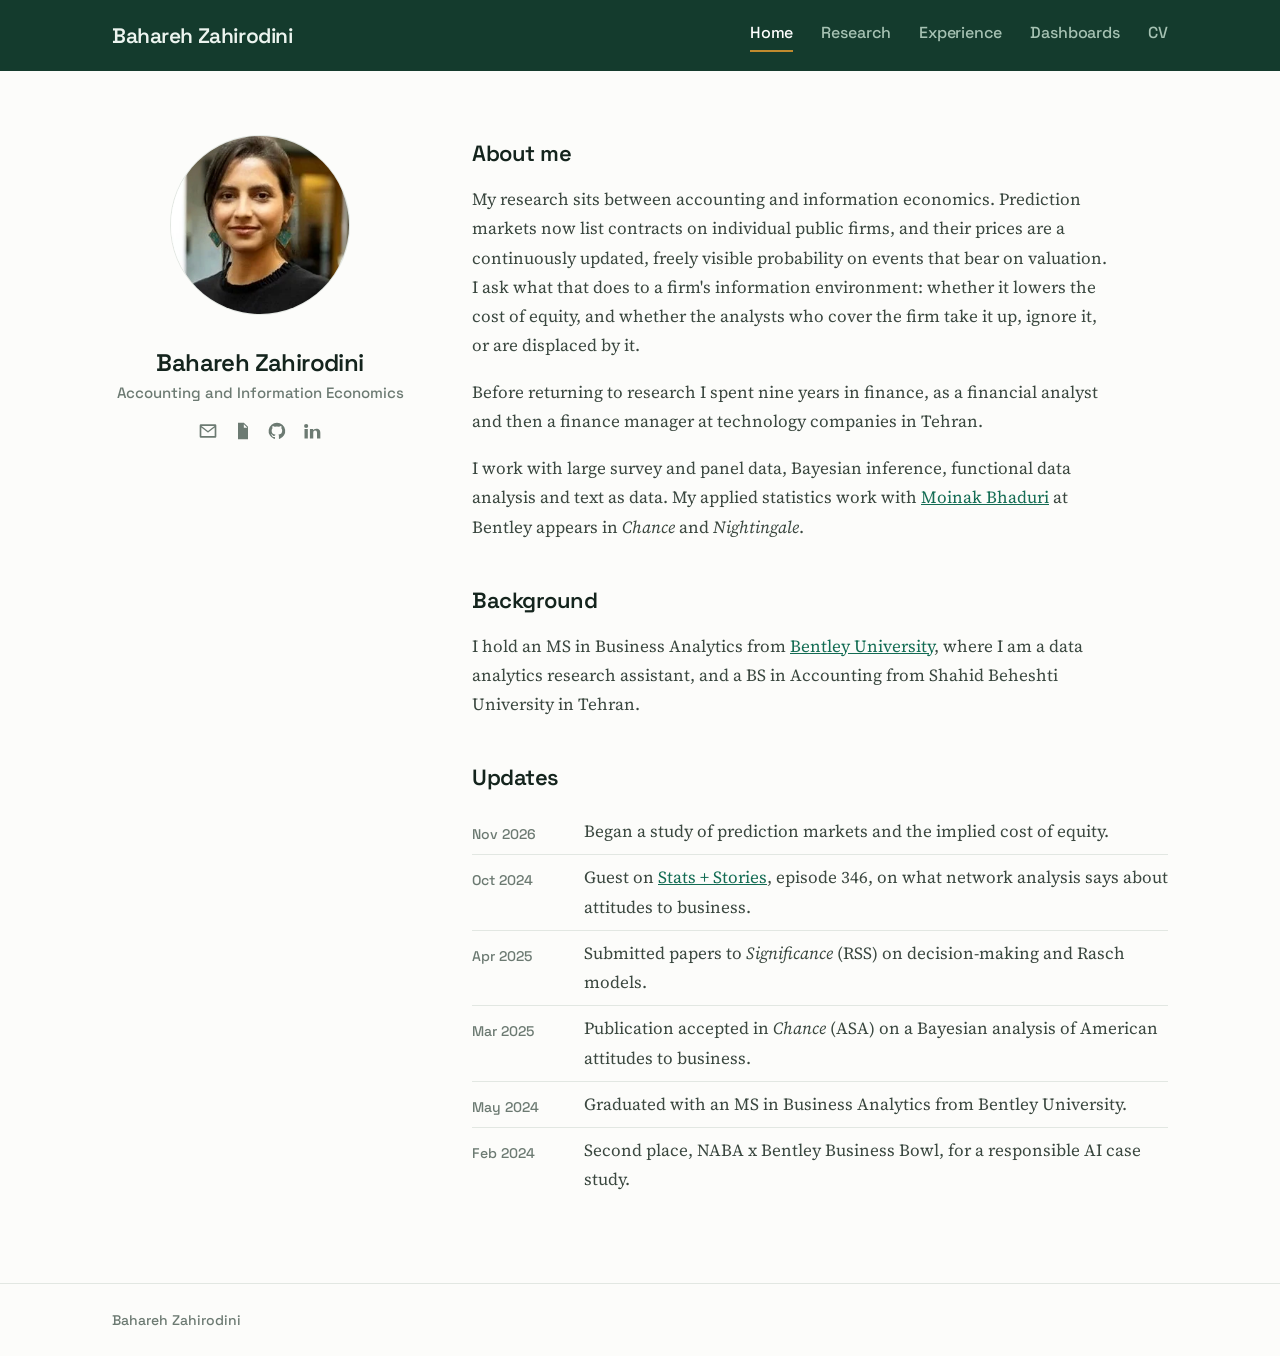
<file: index.html>
<!DOCTYPE html>
<html lang="en">
<head>
<meta charset="utf-8">
<meta name="viewport" content="width=device-width, initial-scale=1">
<title>Bahareh Zahirodini</title>
<meta name="description" content="Researcher in accounting and information economics, studying prediction markets and analyst behaviour.">
<link rel="icon" href="data:image/svg+xml,<svg xmlns=%22http://www.w3.org/2000/svg%22 viewBox=%220 0 100 100%22><circle cx=%2250%22 cy=%2250%22 r=%2246%22 fill=%22%230E7C66%22/></svg>">
<link rel="preconnect" href="https://fonts.googleapis.com">
<link rel="preconnect" href="https://fonts.gstatic.com" crossorigin>
<link href="https://fonts.googleapis.com/css2?family=Space+Grotesk:wght@500;600;700&family=Source+Serif+4:opsz,wght@8..60,400;8..60,600&display=swap" rel="stylesheet">
<link rel="stylesheet" href="css/style.css">
</head>
<body>
<header class="topbar">
  <div class="wrap">
    <a class="brand" href="index.html">Bahareh Zahirodini</a>
    <nav class="nav" aria-label="Main">
      <a href="index.html" aria-current="page">Home</a>
      <a href="research.html">Research</a>
      <a href="experience.html">Experience</a>
      <a href="dashboards.html">Dashboards</a>
      <a href="data/BaharehZahirodini-CV.pdf">CV</a>
    </nav>
  </div>
</header>
<main class="wrap">

<div class="home">
  <aside class="card">
    <img src="images/profile.JPG" alt="Bahareh Zahirodini" width="180" height="180">
    <h1>Bahareh Zahirodini</h1>
    <p class="role">Accounting and Information Economics</p>
    <div class="icons">
      <a href="mailto:zahirodiny@gmail.com" aria-label="Email" title="Email"><svg viewBox="0 0 24 24" aria-hidden="true"><path d="M2 5.5A1.5 1.5 0 0 1 3.5 4h17A1.5 1.5 0 0 1 22 5.5v13a1.5 1.5 0 0 1-1.5 1.5h-17A1.5 1.5 0 0 1 2 18.5v-13Zm2.2.5 7.8 6 7.8-6H4.2ZM20 7.9l-7.4 5.7a1 1 0 0 1-1.2 0L4 7.9V18h16V7.9Z"/></svg></a>
      <a href="data/BaharehZahirodini-CV.pdf" aria-label="Curriculum vitae" title="CV"><svg viewBox="0 0 24 24" aria-hidden="true"><path d="M6 2h7l5 5v15H6V2Zm7 1.8V8h4.2L13 3.8ZM8.5 12h7v1.6h-7V12Zm0 3.4h7V17h-7v-1.6Z"/></svg></a>
      <a href="https://github.com/baharez" aria-label="GitHub" title="GitHub"><svg viewBox="0 0 24 24" aria-hidden="true"><path d="M12 2a10 10 0 0 0-3.2 19.5c.5.1.7-.2.7-.5v-1.8c-2.8.6-3.4-1.3-3.4-1.3-.4-1.2-1.1-1.5-1.1-1.5-.9-.6.1-.6.1-.6 1 .1 1.5 1 1.5 1 .9 1.6 2.4 1.1 3 .9.1-.7.4-1.1.6-1.4-2.2-.3-4.6-1.1-4.6-5 0-1.1.4-2 1-2.7-.1-.3-.4-1.3.1-2.7 0 0 .8-.3 2.7 1a9.4 9.4 0 0 1 5 0c1.9-1.3 2.7-1 2.7-1 .5 1.4.2 2.4.1 2.7.6.7 1 1.6 1 2.7 0 3.9-2.4 4.7-4.6 5 .4.3.7.9.7 1.9v2.8c0 .3.2.6.7.5A10 10 0 0 0 12 2Z"/></svg></a>
      <a href="https://linkedin.com/in/bahareh-zahirodini/" aria-label="LinkedIn" title="LinkedIn"><svg viewBox="0 0 24 24" aria-hidden="true"><path d="M4.98 3.5A2.5 2.5 0 1 0 5 8.5a2.5 2.5 0 0 0-.02-5ZM3 9.5h4V21H3V9.5Zm6.5 0h3.8v1.6h.05c.53-.95 1.83-1.95 3.76-1.95C21 9.15 22 11.1 22 14.1V21h-4v-6.1c0-1.5-.03-3.4-2.1-3.4-2.1 0-2.4 1.6-2.4 3.3V21h-4V9.5Z"/></svg></a>
    </div>
  </aside>

  <div class="prose">
    <section>
      <h2>About me</h2>
      <p>My research sits between accounting and information economics. Prediction markets now list contracts on individual public firms, and their prices are a continuously updated, freely visible probability on events that bear on valuation. I ask what that does to a firm's information environment: whether it lowers the cost of equity, and whether the analysts who cover the firm take it up, ignore it, or are displaced by it.</p>
      <p>Before returning to research I spent nine years in finance, as a financial analyst and then a finance manager at technology companies in Tehran.</p>
      <p>I work with large survey and panel data, Bayesian inference, functional data analysis and text as data. My applied statistics work with <a href="https://www.bentley.edu/faculty/m/moinak-bhaduri">Moinak Bhaduri</a> at Bentley appears in <i>Chance</i> and <i>Nightingale</i>.</p>
    </section>

    <section>
      <h2>Background</h2>
      <p>I hold an MS in Business Analytics from <a href="https://www.bentley.edu/">Bentley University</a>, where I am a data analytics research assistant, and a BS in Accounting from Shahid Beheshti University in Tehran.</p>
    </section>

    <section>
      <h2>Updates</h2>
      <ul class="updates">
        <li><span class="when">Nov 2026</span><span>Began a study of prediction markets and the implied cost of equity.</span></li>
        <li><span class="when">Oct 2024</span><span>Guest on <a href="https://statsandstories.net/economics1/how-businesses-function">Stats + Stories</a>, episode 346, on what network analysis says about attitudes to business.</span></li>
        <li><span class="when">Apr 2025</span><span>Submitted papers to <i>Significance</i> (RSS) on decision-making and Rasch models.</span></li>
        <li><span class="when">Mar 2025</span><span>Publication accepted in <i>Chance</i> (ASA) on a Bayesian analysis of American attitudes to business.</span></li>
        <li><span class="when">May 2024</span><span>Graduated with an MS in Business Analytics from Bentley University.</span></li>
        <li><span class="when">Feb 2024</span><span>Second place, NABA x Bentley Business Bowl, for a responsible AI case study.</span></li>
      </ul>
    </section>
  </div>
</div>
</main>
<footer><div class="wrap">Bahareh Zahirodini</div></footer>
</body>
</html>
</file>
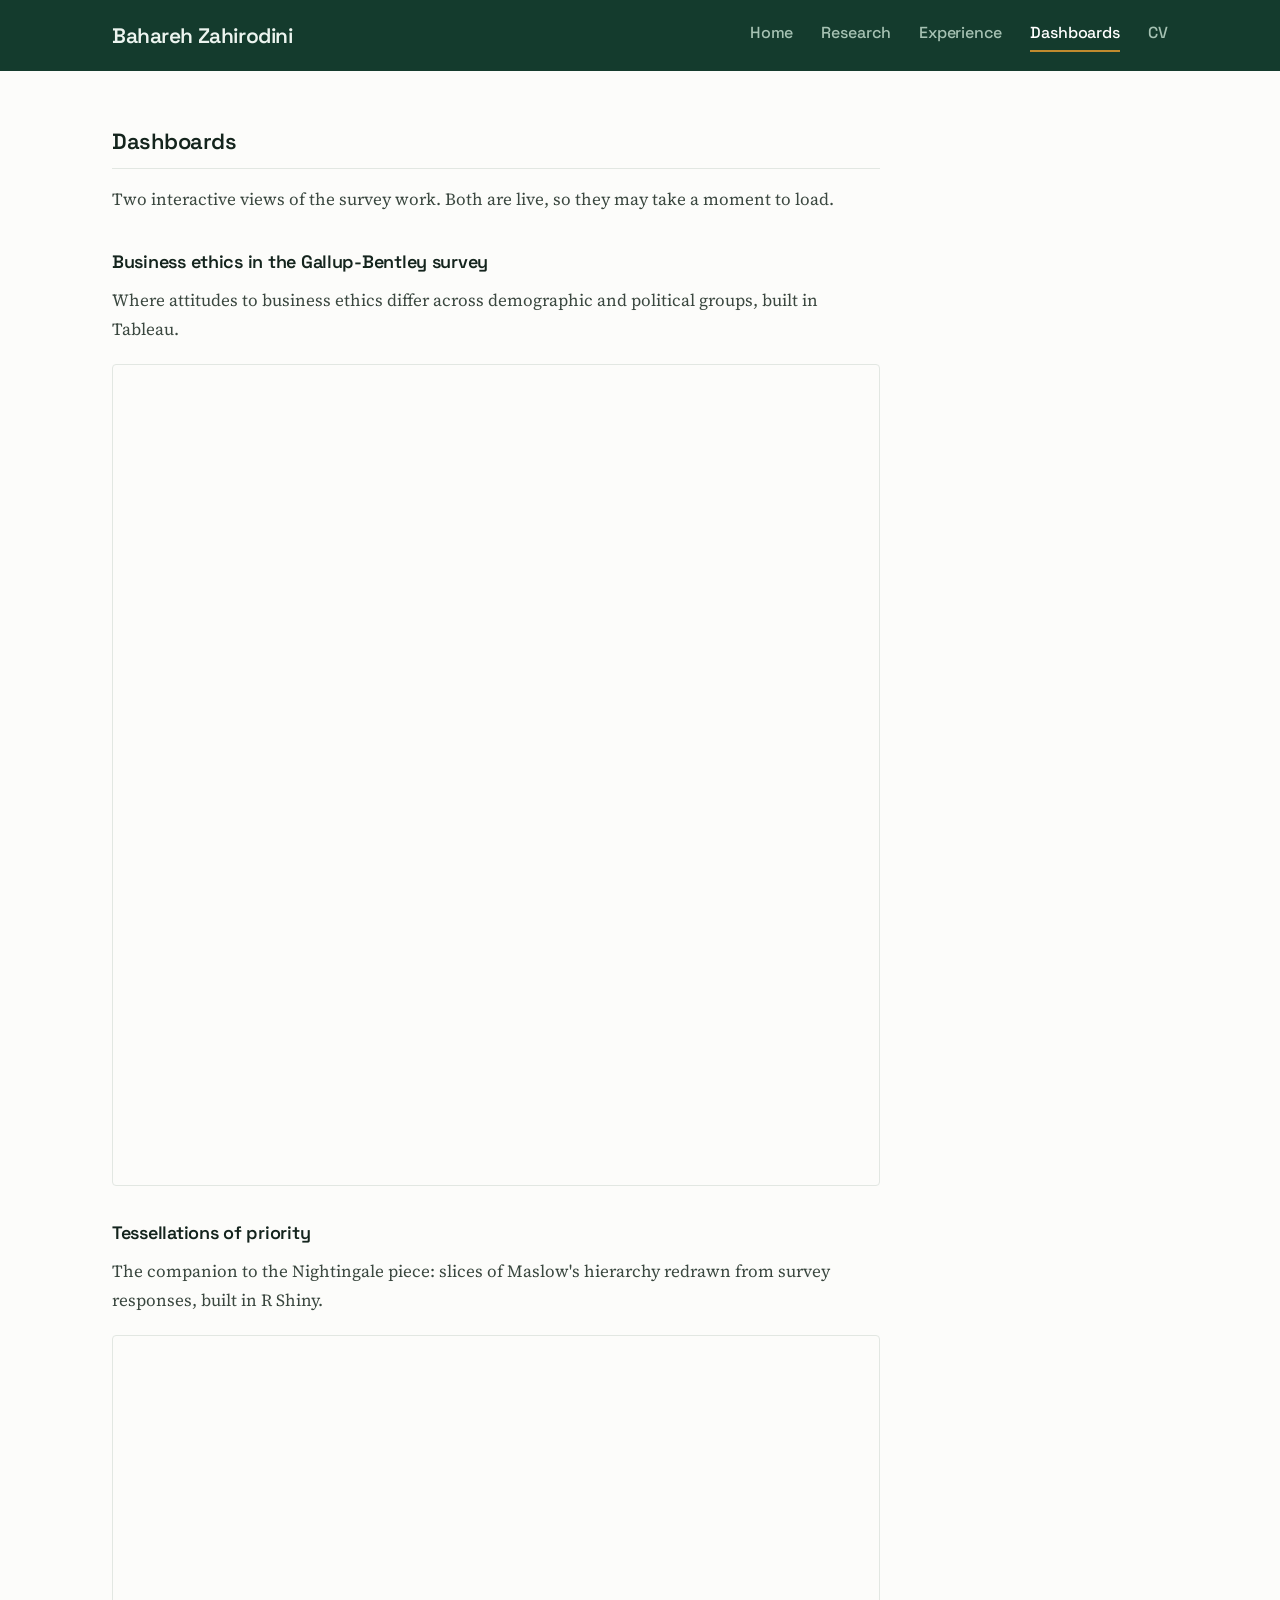
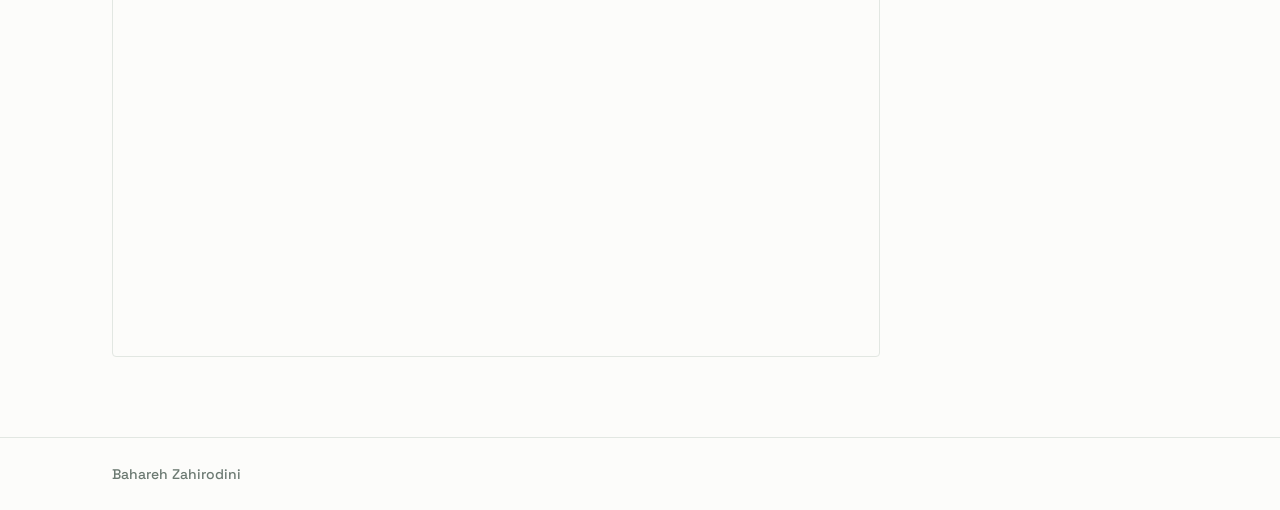
<file: dashboards.html>
<!DOCTYPE html>
<html lang="en">
<head>
<meta charset="utf-8">
<meta name="viewport" content="width=device-width, initial-scale=1">
<title>Dashboards — Bahareh Zahirodini</title>
<meta name="description" content="Interactive Tableau and R Shiny dashboards by Bahareh Zahirodini.">
<link rel="icon" href="data:image/svg+xml,<svg xmlns=%22http://www.w3.org/2000/svg%22 viewBox=%220 0 100 100%22><circle cx=%2250%22 cy=%2250%22 r=%2246%22 fill=%22%230E7C66%22/></svg>">
<link rel="preconnect" href="https://fonts.googleapis.com">
<link rel="preconnect" href="https://fonts.gstatic.com" crossorigin>
<link href="https://fonts.googleapis.com/css2?family=Space+Grotesk:wght@500;600;700&family=Source+Serif+4:opsz,wght@8..60,400;8..60,600&display=swap" rel="stylesheet">
<link rel="stylesheet" href="css/style.css">
</head>
<body>
<header class="topbar">
  <div class="wrap">
    <a class="brand" href="index.html">Bahareh Zahirodini</a>
    <nav class="nav" aria-label="Main">
      <a href="index.html">Home</a>
      <a href="research.html">Research</a>
      <a href="experience.html">Experience</a>
      <a href="dashboards.html" aria-current="page">Dashboards</a>
      <a href="data/BaharehZahirodini-CV.pdf">CV</a>
    </nav>
  </div>
</header>
<main class="wrap">

<div class="page">
<section>
  <h2>Dashboards</h2>
  <p>Two interactive views of the survey work. Both are live, so they may take a moment to load.</p>

  <h3>Business ethics in the Gallup-Bentley survey</h3>
  <p>Where attitudes to business ethics differ across demographic and political groups, built in Tableau.</p>
  <div class="embed">
    <iframe title="Gallup-Bentley Business Ethics Analysis"
      src="https://public.tableau.com/views/Gallup-Bentley/Gallup-BentleyBusinessEthicsAnalysis?:showVizHome=no&:embed=true"
      height="820" loading="lazy"></iframe>
  </div>

  <h3>Tessellations of priority</h3>
  <p>The companion to the Nightingale piece: slices of Maslow's hierarchy redrawn from survey responses, built in R Shiny.</p>
  <div class="embed">
    <iframe title="Tessellations visualisation"
      src="https://zahirodini.shinyapps.io/tessellations/"
      height="620" loading="lazy"></iframe>
  </div>
</section>
</div>
</main>
<footer><div class="wrap">Bahareh Zahirodini</div></footer>
</body>
</html>
</file>
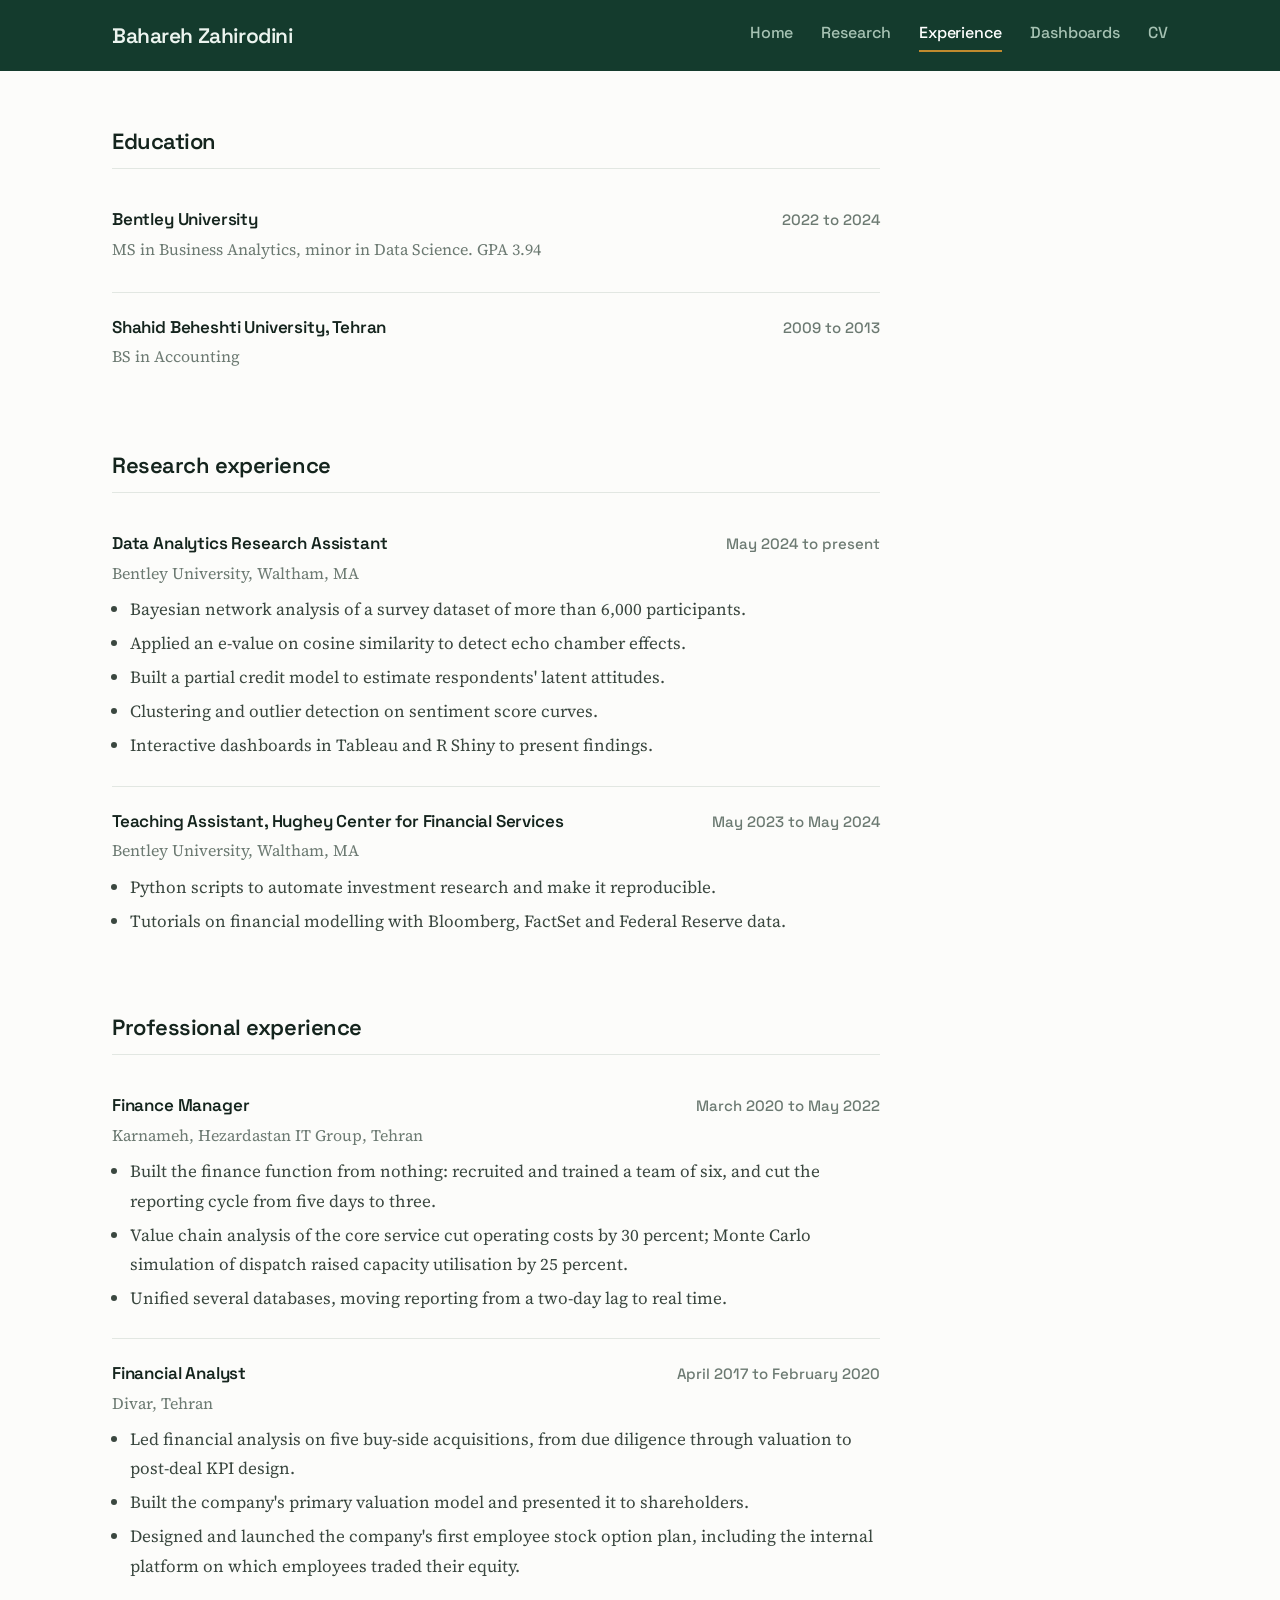
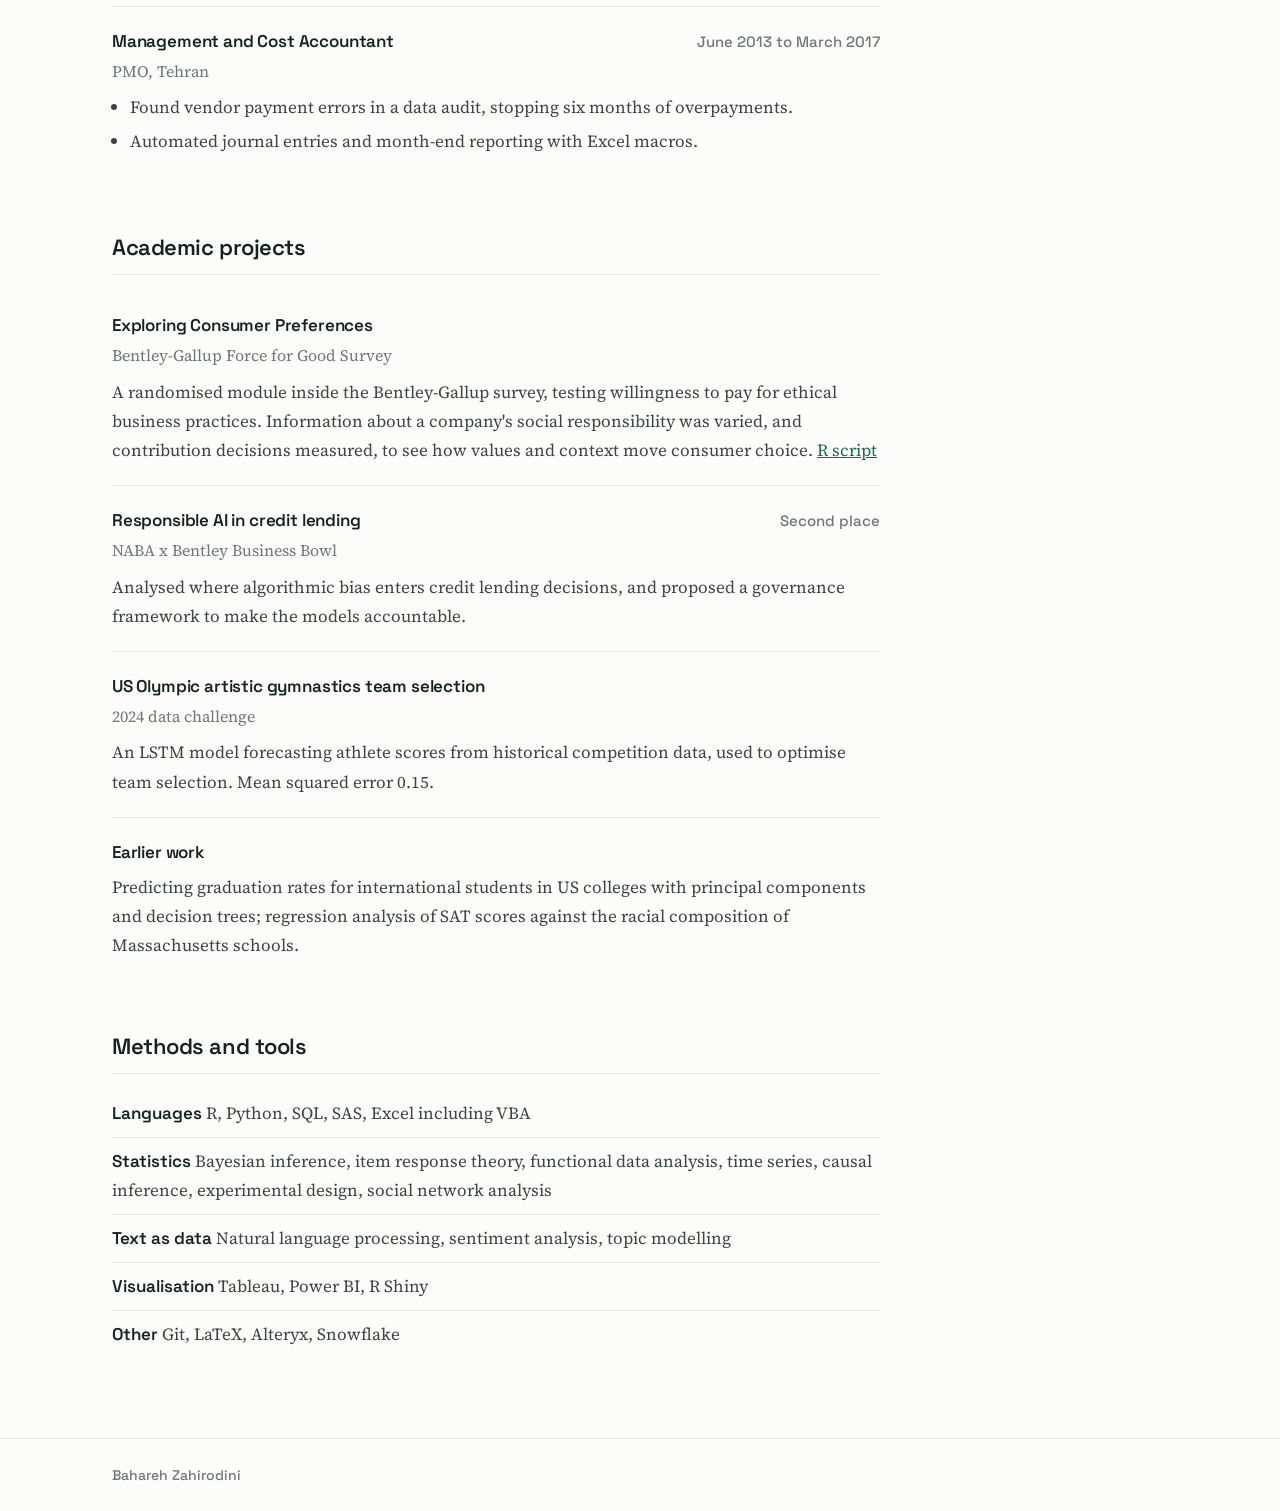
<file: experience.html>
<!DOCTYPE html>
<html lang="en">
<head>
<meta charset="utf-8">
<meta name="viewport" content="width=device-width, initial-scale=1">
<title>Experience — Bahareh Zahirodini</title>
<meta name="description" content="Education, research and professional experience of Bahareh Zahirodini.">
<link rel="icon" href="data:image/svg+xml,<svg xmlns=%22http://www.w3.org/2000/svg%22 viewBox=%220 0 100 100%22><circle cx=%2250%22 cy=%2250%22 r=%2246%22 fill=%22%230E7C66%22/></svg>">
<link rel="preconnect" href="https://fonts.googleapis.com">
<link rel="preconnect" href="https://fonts.gstatic.com" crossorigin>
<link href="https://fonts.googleapis.com/css2?family=Space+Grotesk:wght@500;600;700&family=Source+Serif+4:opsz,wght@8..60,400;8..60,600&display=swap" rel="stylesheet">
<link rel="stylesheet" href="css/style.css">
</head>
<body>
<header class="topbar">
  <div class="wrap">
    <a class="brand" href="index.html">Bahareh Zahirodini</a>
    <nav class="nav" aria-label="Main">
      <a href="index.html">Home</a>
      <a href="research.html">Research</a>
      <a href="experience.html" aria-current="page">Experience</a>
      <a href="dashboards.html">Dashboards</a>
      <a href="data/BaharehZahirodini-CV.pdf">CV</a>
    </nav>
  </div>
</header>
<main class="wrap">

<div class="page">
<section>
  <h2>Education</h2>
  <div class="post">
    <div class="where"><span class="what">Bentley University</span><span class="when">2022 to 2024</span></div>
    <p class="org">MS in Business Analytics, minor in Data Science. GPA 3.94</p>
  </div>
  <div class="post">
    <div class="where"><span class="what">Shahid Beheshti University, Tehran</span><span class="when">2009 to 2013</span></div>
    <p class="org">BS in Accounting</p>
  </div>
</section>

<section>
  <h2>Research experience</h2>
  <div class="post">
    <div class="where"><span class="what">Data Analytics Research Assistant</span><span class="when">May 2024 to present</span></div>
    <p class="org">Bentley University, Waltham, MA</p>
    <ul>
      <li>Bayesian network analysis of a survey dataset of more than 6,000 participants.</li>
      <li>Applied an e-value on cosine similarity to detect echo chamber effects.</li>
      <li>Built a partial credit model to estimate respondents' latent attitudes.</li>
      <li>Clustering and outlier detection on sentiment score curves.</li>
      <li>Interactive dashboards in Tableau and R Shiny to present findings.</li>
    </ul>
  </div>
  <div class="post">
    <div class="where"><span class="what">Teaching Assistant, Hughey Center for Financial Services</span><span class="when">May 2023 to May 2024</span></div>
    <p class="org">Bentley University, Waltham, MA</p>
    <ul>
      <li>Python scripts to automate investment research and make it reproducible.</li>
      <li>Tutorials on financial modelling with Bloomberg, FactSet and Federal Reserve data.</li>
    </ul>
  </div>
</section>

<section>
  <h2>Professional experience</h2>
  <div class="post">
    <div class="where"><span class="what">Finance Manager</span><span class="when">March 2020 to May 2022</span></div>
    <p class="org">Karnameh, Hezardastan IT Group, Tehran</p>
    <ul>
      <li>Built the finance function from nothing: recruited and trained a team of six, and cut the reporting cycle from five days to three.</li>
      <li>Value chain analysis of the core service cut operating costs by 30 percent; Monte Carlo simulation of dispatch raised capacity utilisation by 25 percent.</li>
      <li>Unified several databases, moving reporting from a two-day lag to real time.</li>
    </ul>
  </div>
  <div class="post">
    <div class="where"><span class="what">Financial Analyst</span><span class="when">April 2017 to February 2020</span></div>
    <p class="org">Divar, Tehran</p>
    <ul>
      <li>Led financial analysis on five buy-side acquisitions, from due diligence through valuation to post-deal KPI design.</li>
      <li>Built the company's primary valuation model and presented it to shareholders.</li>
      <li>Designed and launched the company's first employee stock option plan, including the internal platform on which employees traded their equity.</li>
    </ul>
  </div>
  <div class="post">
    <div class="where"><span class="what">Management and Cost Accountant</span><span class="when">June 2013 to March 2017</span></div>
    <p class="org">PMO, Tehran</p>
    <ul>
      <li>Found vendor payment errors in a data audit, stopping six months of overpayments.</li>
      <li>Automated journal entries and month-end reporting with Excel macros.</li>
    </ul>
  </div>
</section>

<section>
  <h2>Academic projects</h2>
  <div class="post">
    <div class="where"><span class="what">Exploring Consumer Preferences</span></div>
    <p class="org">Bentley-Gallup Force for Good Survey</p>
    <p>A randomised module inside the Bentley-Gallup survey, testing willingness to pay for ethical business practices. Information about a company's social responsibility was varied, and contribution decisions measured, to see how values and context move consumer choice. <a href="https://github.com/baharez/Bentley-Gallup/blob/abaaa3a2e0d7e7453407afa8da4ae934fa502002/Gallup_Bentley%20Experiment.R">R script</a></p>
  </div>
  <div class="post">
    <div class="where"><span class="what">Responsible AI in credit lending</span><span class="when">Second place</span></div>
    <p class="org">NABA x Bentley Business Bowl</p>
    <p>Analysed where algorithmic bias enters credit lending decisions, and proposed a governance framework to make the models accountable.</p>
  </div>
  <div class="post">
    <div class="where"><span class="what">US Olympic artistic gymnastics team selection</span></div>
    <p class="org">2024 data challenge</p>
    <p>An LSTM model forecasting athlete scores from historical competition data, used to optimise team selection. Mean squared error 0.15.</p>
  </div>
  <div class="post">
    <div class="where"><span class="what">Earlier work</span></div>
    <p>Predicting graduation rates for international students in US colleges with principal components and decision trees; regression analysis of SAT scores against the racial composition of Massachusetts schools.</p>
  </div>
</section>

<section>
  <h2>Methods and tools</h2>
  <ul class="skills">
    <li><b>Languages</b> R, Python, SQL, SAS, Excel including VBA</li>
    <li><b>Statistics</b> Bayesian inference, item response theory, functional data analysis, time series, causal inference, experimental design, social network analysis</li>
    <li><b>Text as data</b> Natural language processing, sentiment analysis, topic modelling</li>
    <li><b>Visualisation</b> Tableau, Power BI, R Shiny</li>
    <li><b>Other</b> Git, LaTeX, Alteryx, Snowflake</li>
  </ul>
</section>
</div>
</main>
<footer><div class="wrap">Bahareh Zahirodini</div></footer>
</body>
</html>
</file>
<file: css/style.css>
/* Bahareh Zahirodini — personal site
   Palette: aubergine chrome, warm white page, teal signal. */

:root{
  --bar:#143B2D;
  --bar-ink:#ECF4EF;
  --bar-dim:#A6C2B3;
  --paper:#FCFCFA;
  --ink:#14241D;
  --body:#3A473F;
  --muted:#6C7A72;
  --rule:#E2E7E2;
  --teal:#136C53;
  --teal-soft:#DEEDE6;
  --rose:#C08A2E;
  --rose-soft:#F7EEDA;
  --amber:#8A6210;
  --amber-soft:#F6EBD5;
}

@media (prefers-color-scheme: dark){
  :root{
    --bar:#0E261D;
    --bar-ink:#E7F1EB;
    --bar-dim:#8FAD9E;
    --paper:#111713;
    --ink:#E9F0EB;
    --body:#C2CDC6;
    --muted:#8E9B93;
    --rule:#263129;
    --teal:#63C6A2;
    --teal-soft:#10302510;
    --rose:#D9B065;
    --rose-soft:#2E2512;
    --amber:#D9B15F;
    --amber-soft:#332913;
  }
}

*,*::before,*::after{box-sizing:border-box}
html{-webkit-text-size-adjust:100%}

body{
  margin:0;
  background:var(--paper);
  color:var(--body);
  font-family:"Source Serif 4",Georgia,"Times New Roman",serif;
  font-size:1.0625rem;
  line-height:1.72;
  -webkit-font-smoothing:antialiased;
}

.wrap{max-width:70rem;margin:0 auto;padding:0 2rem}

/* ---------- dark top bar ---------- */
.topbar{background:var(--bar)}
.topbar .wrap{
  display:flex;align-items:center;justify-content:space-between;
  gap:1.5rem;flex-wrap:wrap;padding-top:1.1rem;padding-bottom:1.1rem;
}
.brand{
  font-family:"Space Grotesk",system-ui,-apple-system,"Segoe UI",sans-serif;
  color:var(--bar-ink);text-decoration:none;
  font-size:1.3125rem;font-weight:600;letter-spacing:-.02em;
}
.brand:hover{color:#fff}
.nav{display:flex;gap:1.75rem;flex-wrap:wrap}
.nav a{
  font-family:"Space Grotesk",system-ui,-apple-system,"Segoe UI",sans-serif;font-weight:500;
  color:var(--bar-dim);text-decoration:none;font-size:1rem;letter-spacing:-.005em;
  padding-bottom:3px;border-bottom:2px solid transparent;
}
.nav a:hover{color:var(--bar-ink)}
.nav a[aria-current="page"]{color:#fff;border-bottom-color:var(--rose)}

/* ---------- home: two columns ---------- */
.home{
  display:grid;grid-template-columns:18.5rem 1fr;gap:4rem;
  padding:4rem 0 5rem;align-items:start;
}
.card{text-align:center}
.card img{
  width:180px;height:180px;object-fit:cover;border-radius:50%;
  border:1px solid var(--rule);
}
.card h1{
  font-family:"Space Grotesk",system-ui,-apple-system,"Segoe UI",sans-serif;text-wrap:balance;
  font-size:1.5rem;font-weight:600;color:var(--ink);
  margin:1.5rem 0 .3rem;letter-spacing:-.025em;line-height:1.2;
}
.card .role{font-family:"Space Grotesk",system-ui,-apple-system,"Segoe UI",sans-serif;font-weight:500;color:var(--muted);
  font-size:.9375rem;line-height:1.5;margin:0;text-wrap:balance}

.icons{display:flex;justify-content:center;gap:.9rem;margin-top:1rem}
.icons a{
  display:inline-flex;color:var(--muted);
  transition:color .15s ease;
}
.icons a:hover{color:var(--teal)}
.icons svg{width:20px;height:20px;display:block;fill:currentColor}

.prose h2{
  font-family:"Space Grotesk",system-ui,-apple-system,"Segoe UI",sans-serif;
  font-size:1.375rem;font-weight:600;color:var(--ink);
  margin:0 0 .75rem;letter-spacing:-.02em;
}
.prose h2+p{margin-top:0}
.prose section+section{margin-top:2.5rem}
.prose p{margin:0 0 1.1rem;max-width:40rem}

a{color:var(--teal)}
a:hover{color:var(--ink)}

/* ---------- inner pages ---------- */
.page{max-width:48rem;padding:3.25rem 0 5rem}
.page h2{
  font-family:"Space Grotesk",system-ui,-apple-system,"Segoe UI",sans-serif;
  font-size:1.375rem;font-weight:600;color:var(--ink);letter-spacing:-.02em;
  margin:0 0 1rem;padding-bottom:.45rem;border-bottom:1px solid var(--rule);
}
.page section+section{margin-top:3rem}
.page h3{font-family:"Space Grotesk",system-ui,-apple-system,"Segoe UI",sans-serif;font-size:1.125rem;font-weight:600;color:var(--ink);
  letter-spacing:-.015em;margin:2rem 0 .5rem}
.page p{margin:0 0 1rem}

/* ---------- research entries ---------- */
.entry{
  display:grid;grid-template-columns:150px 1fr;gap:1.5rem;
  padding:1.75rem 0;border-top:1px solid var(--rule);align-items:start;
}
.entry:first-of-type{border-top:0;padding-top:.5rem}
.entry img{width:100%;height:auto;border-radius:3px;border:1px solid var(--rule)}
.entry .title{font-family:"Space Grotesk",system-ui,-apple-system,"Segoe UI",sans-serif;font-size:1.0625rem;font-weight:600;line-height:1.4;
  letter-spacing:-.015em;color:var(--ink);margin:0 0 .35rem}
.entry .authors{font-size:1rem;color:var(--body);margin:0}
.entry .venue{font-size:1rem;color:var(--muted);font-style:italic;margin:0}
.entry .summary{margin:.7rem 0 0;font-size:1rem}
.entry .actions{margin-top:.7rem;display:flex;gap:1.25rem;flex-wrap:wrap}
.entry .actions a{font-size:1rem;text-decoration:none;border-bottom:1px solid transparent}
.entry .actions a:hover{border-bottom-color:var(--teal)}
.entry.noimg{grid-template-columns:1fr}

/* status chip carries real information: where the paper stands */
.status{
  font-family:"Space Grotesk",system-ui,-apple-system,"Segoe UI",sans-serif;
  display:inline-block;font-size:.75rem;font-weight:500;line-height:1.7;
  padding:.05rem .55rem;border-radius:2px;margin-left:.5rem;
  vertical-align:.1em;white-space:nowrap;
}
.status.out{background:var(--teal-soft);color:var(--teal)}
.status.review{background:transparent;color:var(--muted);border:1px solid var(--rule)}
.status.wip{background:var(--amber-soft);color:var(--amber)}

/* ---------- experience ---------- */
.post{padding:1.25rem 0;border-top:1px solid var(--rule)}
.post:first-of-type{border-top:0}
.post .where{display:flex;justify-content:space-between;gap:1rem;flex-wrap:wrap;align-items:baseline}
.post .what{font-family:"Space Grotesk",system-ui,-apple-system,"Segoe UI",sans-serif;font-weight:600;letter-spacing:-.01em;color:var(--ink)}
.post .when{font-family:"Space Grotesk",system-ui,-apple-system,"Segoe UI",sans-serif;font-weight:500;color:var(--muted);font-size:.9375rem;white-space:nowrap}
.post .org{color:var(--muted);font-size:1rem;margin:.1rem 0 .5rem}
.post ul{margin:.5rem 0 0;padding-left:1.15rem}
.post li{margin:.3rem 0}
.post p{margin:.35rem 0 0}

.skills{margin:0;padding:0;list-style:none}
.skills li{padding:.55rem 0;border-top:1px solid var(--rule)}
.skills li:first-child{border-top:0}
.skills b{font-family:"Space Grotesk",system-ui,-apple-system,"Segoe UI",sans-serif;color:var(--ink);font-weight:600}

/* ---------- updates ---------- */
.updates{list-style:none;margin:0;padding:0}
.updates li{
  display:grid;grid-template-columns:6rem 1fr;gap:1rem;
  padding:.5rem 0;border-top:1px solid var(--rule);
}
.updates li:first-child{border-top:0}
.updates .when{font-family:"Space Grotesk",system-ui,-apple-system,"Segoe UI",sans-serif;font-weight:500;color:var(--muted);font-size:.875rem;padding-top:.3rem}

/* ---------- embeds ---------- */
.embed{margin:1.25rem 0 0;border:1px solid var(--rule);border-radius:4px;overflow:hidden}
.embed iframe{display:block;width:100%;border:0}

footer{font-family:"Space Grotesk",system-ui,-apple-system,"Segoe UI",sans-serif;font-weight:500;border-top:1px solid var(--rule);
  padding:1.5rem 0;color:var(--muted);font-size:.875rem}

/* ---------- responsive ---------- */
@media (max-width:56rem){
  .home{grid-template-columns:1fr;gap:2.5rem;padding:2.75rem 0 3.5rem}
  .card{text-align:left}
  .icons{justify-content:flex-start}
  .card img{width:150px;height:150px}
}
@media (max-width:40rem){
  .wrap{padding:0 1.25rem}
  .topbar .wrap{flex-direction:column;align-items:flex-start;gap:.7rem}
  .nav{gap:1.1rem}
  .entry{grid-template-columns:1fr;gap:.9rem}
  .entry img{max-width:220px}
  .updates li{grid-template-columns:1fr;gap:.1rem}
}

/* ---------- a11y ---------- */
a:focus-visible{outline:2px solid var(--teal);outline-offset:3px;border-radius:2px}
.topbar a:focus-visible{outline-color:var(--bar-ink)}
@media (prefers-reduced-motion:reduce){*{transition:none!important;animation:none!important}}
</file>
